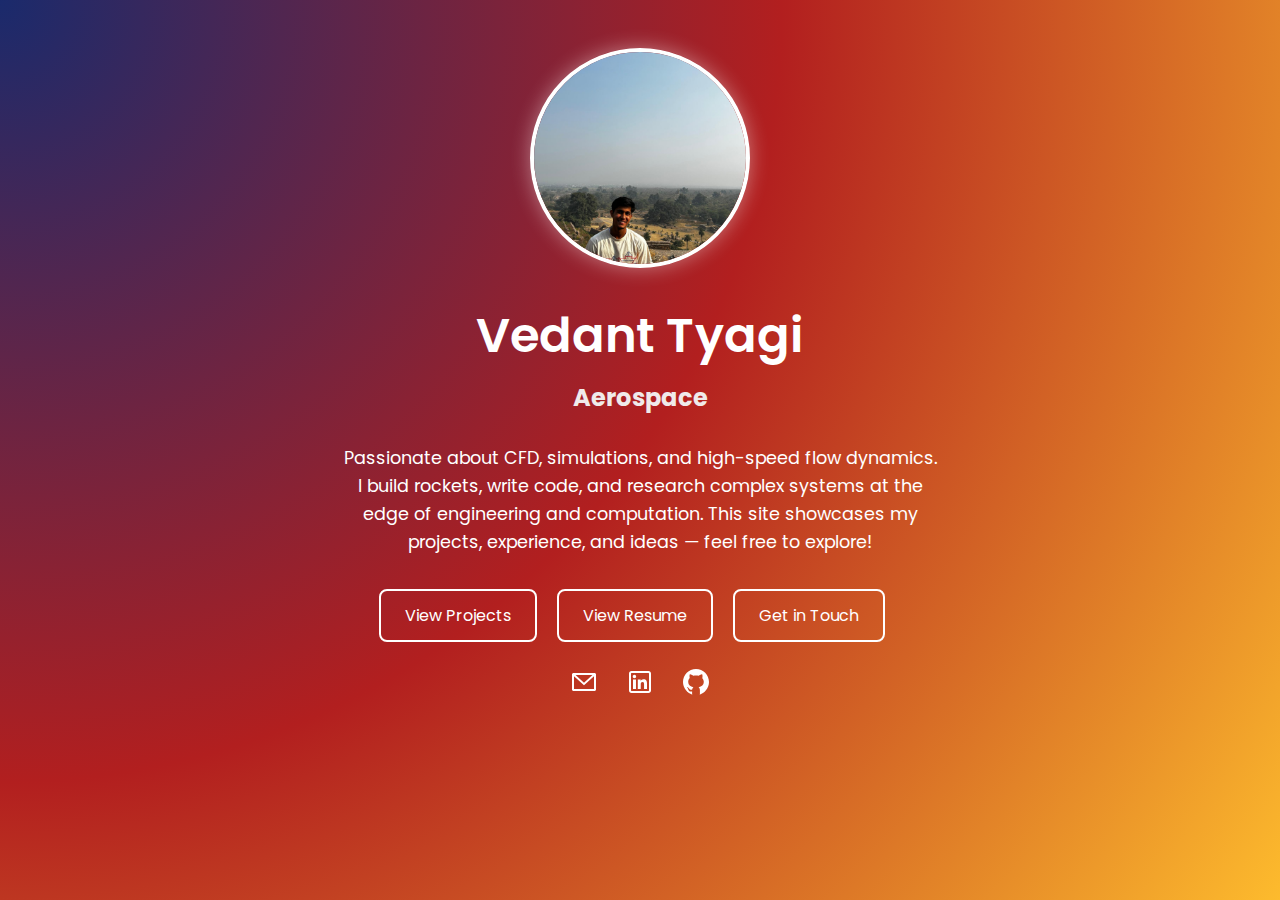
<file: index.html>
<!DOCTYPE html>
<html lang="en">
<head>
  <meta charset="UTF-8" />
  <meta name="viewport" content="width=device-width, initial-scale=1.0"/>
  <title>Vedant Tyagi | Aerospace & CS</title>
  <link href="https://fonts.googleapis.com/css2?family=Poppins:wght@300;600&display=swap" rel="stylesheet">
  <link rel="stylesheet" href="style.css">

</head>

<body>
  <div class="hero">
    <img src="vedant.jpg" alt="Vedant Tyagi" class="profile-img" />
    <div class="intro">
      <h1>Vedant Tyagi</h1>
    <h2 id="subtitle"></h2>

      <p>
        Passionate about CFD, simulations, and high-speed flow dynamics.  
        I build rockets, write code, and research complex systems at the edge of engineering and computation.
        This site showcases my projects, experience, and ideas — feel free to explore!
      </p>
      <div class="buttons">
        <a href="projects.html">View Projects</a>
        <a href="resume.html">View Resume</a>
        <a href="#contact">Get in Touch</a>
      </div>
        <div class="contact-icons">
          <a href="mailto:z5476510@ad.unsw.edu.au" target="_blank" aria-label="Email">
          <img src="email-1-svgrepo-com.svg" alt="Email Icon">
  </a>
  <a href="https://www.linkedin.com/in/vedant-tyagii" target="_blank" aria-label="LinkedIn">
    <img src="icons8-linkedin.svg" alt="LinkedIn Icon">
  </a>
  <a href="https://github.com/yourusername" target="_blank" aria-label="GitHub">
    <img src="icons8-github.svg" alt="GitHub Icon">
  </a>
</div>

    </div>
  </div>
  <script src="script.js"></script>

</body>
</html>
</file>
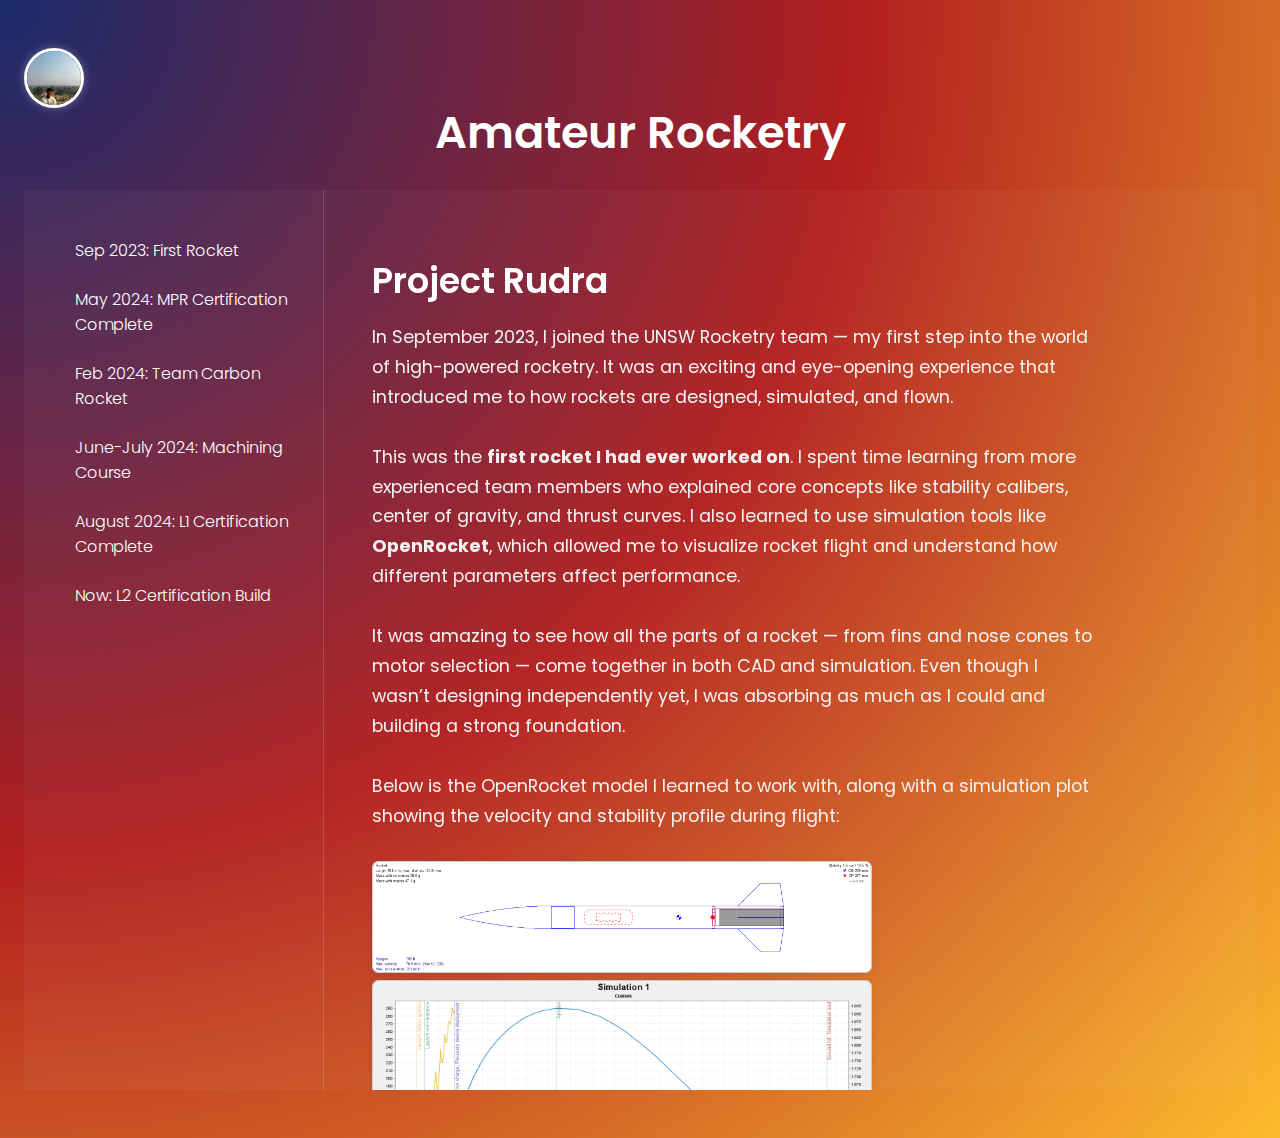
<file: amateur-rocketry.html>
<!DOCTYPE html>
<html lang="en">
<head>
  <meta charset="UTF-8" />
  <meta name="viewport" content="width=device-width, initial-scale=1.0"/>
  <title>Amateur Rocketry | Vedant Tyagi</title>
  <link href="https://fonts.googleapis.com/css2?family=Poppins:wght@300;600&display=swap" rel="stylesheet">
  <link rel="stylesheet" href="style.css">
</head>
<body>

  <!-- Top-Left Logo -->
  <a href="index.html" class="logo-absolute">
    <img src="vedant.jpg" alt="Home Logo" class="profile-logo-small">
  </a>

  <div class="rocketry-header">
    <h1>Amateur Rocketry</h1>
  </div>


  <!-- Full-page Rocketry Layout -->
  <main class="rocketry-fullpage">
    
    <!-- Timeline (Left Side) -->
    <div class="fullpage-timeline">
      <div class="timeline-entry" onclick="showContent('joined')">Sep 2023: First Rocket</div>
      <div class="timeline-entry" onclick="showContent('mpr')">May 2024: MPR Certification Complete</div>
      <div class="timeline-entry" onclick="showContent('carbon')">Feb 2024: Team Carbon Rocket</div>
      <div class="timeline-entry" onclick="showContent('machining')">June-July 2024: Machining Course</div>
      <div class="timeline-entry" onclick="showContent('l1')">August 2024: L1 Certification Complete</div>
      <div class="timeline-entry" onclick="showContent('l2')">Now: L2 Certification Build</div>
    </div>

    <!-- Content (Right Side) -->
    <div class="timeline-content" id="timeline-display">
      <h1>Amateur Rocketry</h1>
      <h2 style="font-weight: 300;">Timeline & Milestones</h2>
      <p>Select a milestone from the timeline to view its details.</p>
    </div>
  </main>

  <!-- External Script -->
  <script src="script.js"></script>
</body>
</html>
</file>
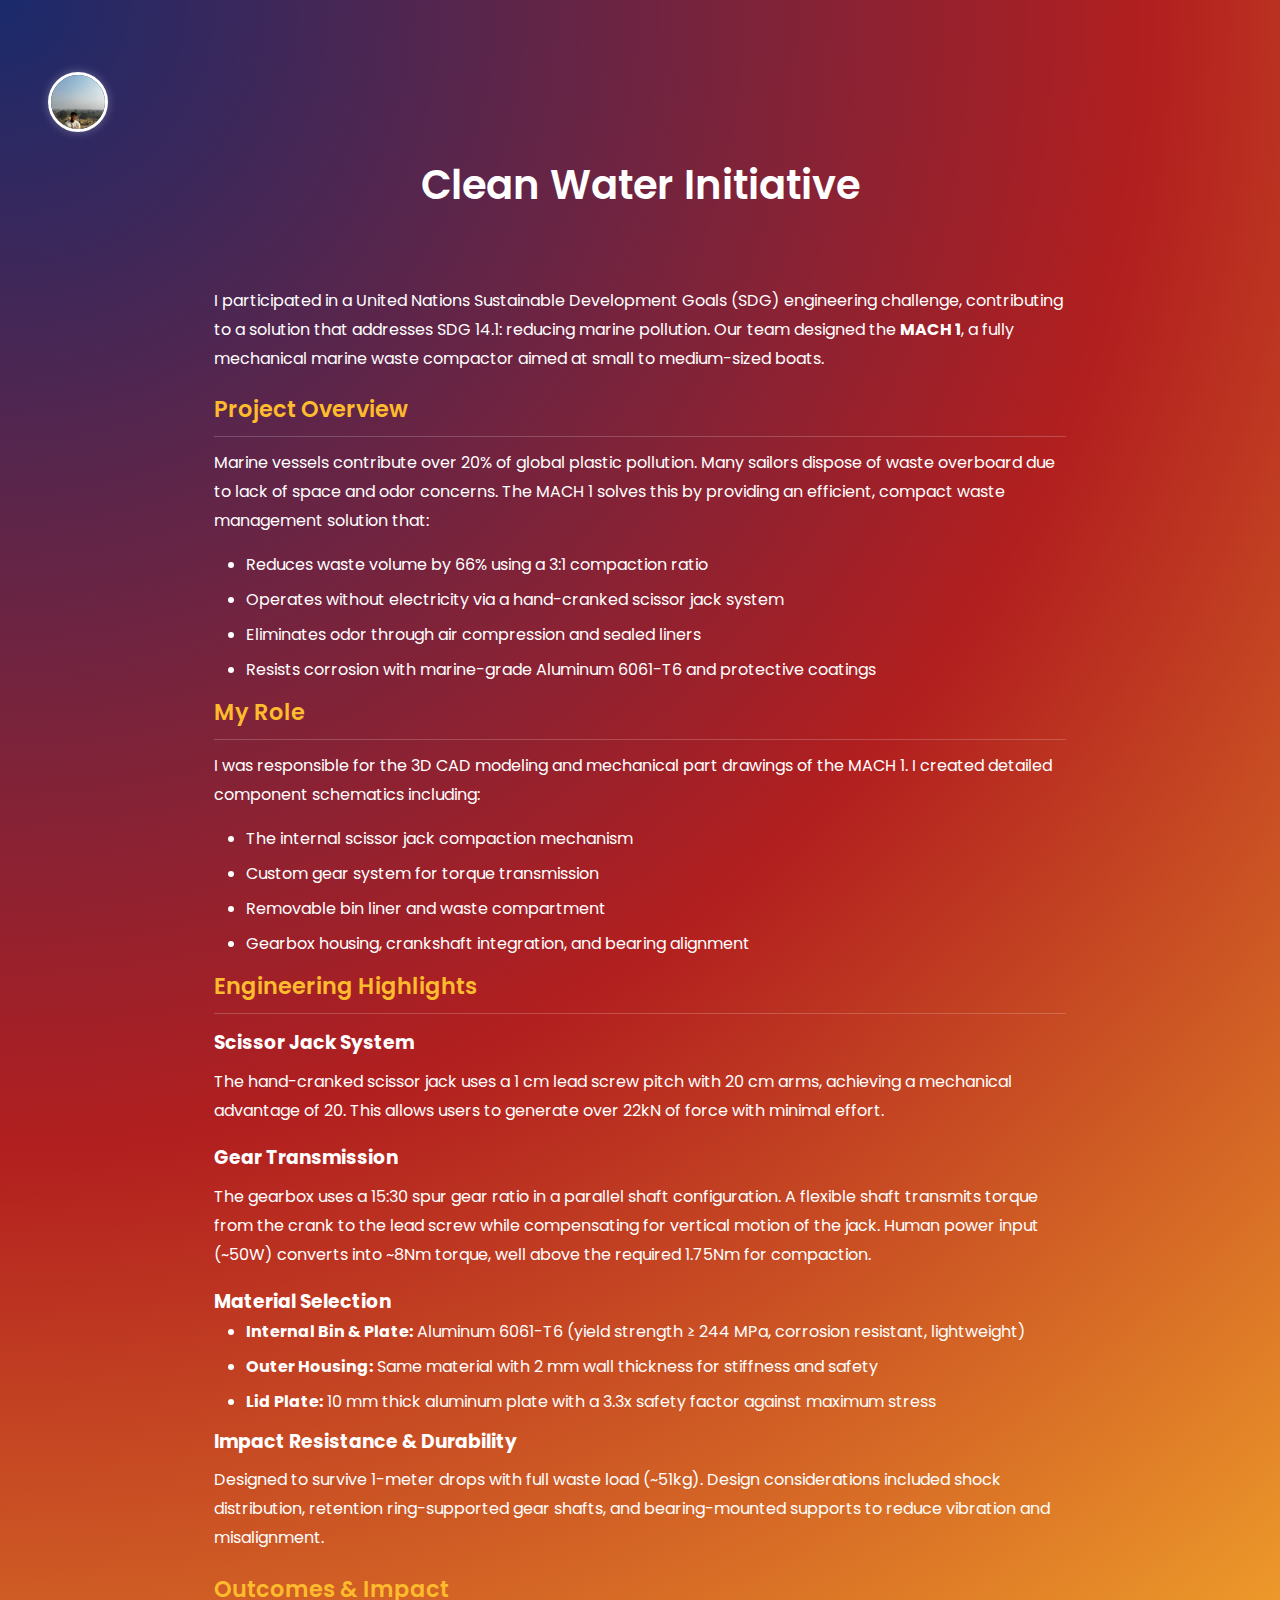
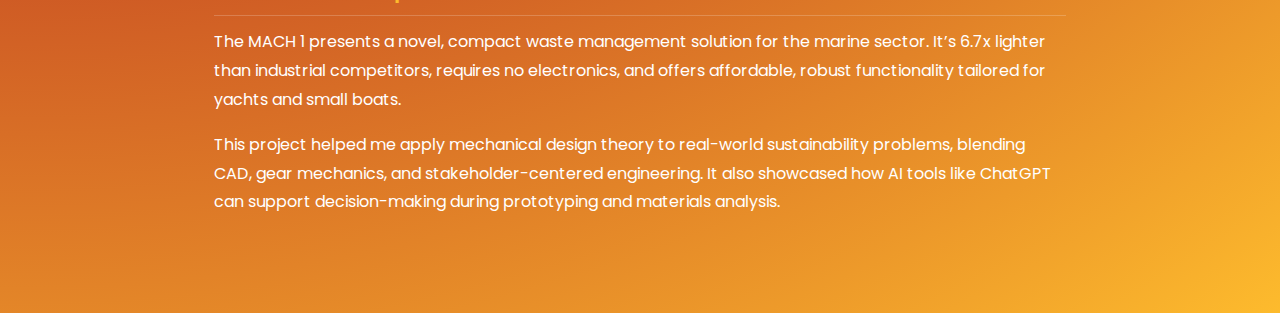
<file: clean-water.html>
<!DOCTYPE html>
<html lang="en">
<head>
  <meta charset="UTF-8" />
  <meta name="viewport" content="width=device-width, initial-scale=1.0"/>
  <title>Clean Water Initiative | Vedant Tyagi</title>
  <link href="https://fonts.googleapis.com/css2?family=Poppins:wght@300;600&display=swap" rel="stylesheet">
  <link rel="stylesheet" href="style.css">
</head>
<body>

  <!-- Logo (top-left) -->
  <div class="logo-top">
    <a href="index.html">
      <img src="vedant.jpg" alt="Home Logo" class="profile-logo-small">
    </a>
  </div>

  <!-- Title -->
  <div class="clean-water-header">
    <h1>Clean Water Initiative</h1>
  </div>

  <!-- Content -->
  <div class="main-content">
    <p>
      I participated in a United Nations Sustainable Development Goals (SDG) engineering challenge, contributing to a solution that addresses SDG 14.1: reducing marine pollution. 
      Our team designed the <strong>MACH 1</strong>, a fully mechanical marine waste compactor aimed at small to medium-sized boats.
    </p>

    <h2>Project Overview</h2>
    <p>
      Marine vessels contribute over 20% of global plastic pollution. Many sailors dispose of waste overboard due to lack of space and odor concerns. 
      The MACH 1 solves this by providing an efficient, compact waste management solution that:
    </p>
    <ul>
      <li>Reduces waste volume by 66% using a 3:1 compaction ratio</li>
      <li>Operates without electricity via a hand-cranked scissor jack system</li>
      <li>Eliminates odor through air compression and sealed liners</li>
      <li>Resists corrosion with marine-grade Aluminum 6061-T6 and protective coatings</li>
    </ul>

    <h2>My Role</h2>
    <p>
      I was responsible for the 3D CAD modeling and mechanical part drawings of the MACH 1. I created detailed component schematics including:
    </p>
    <ul>
      <li>The internal scissor jack compaction mechanism</li>
      <li>Custom gear system for torque transmission</li>
      <li>Removable bin liner and waste compartment</li>
      <li>Gearbox housing, crankshaft integration, and bearing alignment</li>
    </ul>

    <h2>Engineering Highlights</h2>
    <h3>Scissor Jack System</h3>
    <p>
      The hand-cranked scissor jack uses a 1 cm lead screw pitch with 20 cm arms, achieving a mechanical advantage of 20. This allows users to generate over 22kN of force with minimal effort. 
    </p>

    <h3>Gear Transmission</h3>
    <p>
      The gearbox uses a 15:30 spur gear ratio in a parallel shaft configuration. A flexible shaft transmits torque from the crank to the lead screw while compensating for vertical motion of the jack. 
      Human power input (~50W) converts into ~8Nm torque, well above the required 1.75Nm for compaction.
    </p>

    <h3>Material Selection</h3>
    <ul>
      <li><strong>Internal Bin & Plate:</strong> Aluminum 6061-T6 (yield strength ≥ 244 MPa, corrosion resistant, lightweight)</li>
      <li><strong>Outer Housing:</strong> Same material with 2 mm wall thickness for stiffness and safety</li>
      <li><strong>Lid Plate:</strong> 10 mm thick aluminum plate with a 3.3x safety factor against maximum stress</li>
    </ul>

    <h3>Impact Resistance & Durability</h3>
    <p>
      Designed to survive 1-meter drops with full waste load (~51kg). Design considerations included shock distribution, retention ring-supported gear shafts, and bearing-mounted supports to reduce vibration and misalignment.
    </p>

    <h2>Outcomes & Impact</h2>
    <p>
      The MACH 1 presents a novel, compact waste management solution for the marine sector. It’s 6.7x lighter than industrial competitors, requires no electronics, and offers affordable, robust functionality tailored for yachts and small boats.
    </p>

    <p>
      This project helped me apply mechanical design theory to real-world sustainability problems, blending CAD, gear mechanics, and stakeholder-centered engineering. It also showcased how AI tools like ChatGPT can support decision-making during prototyping and materials analysis.
    </p>
  </div>

</body>
</html>
</file>
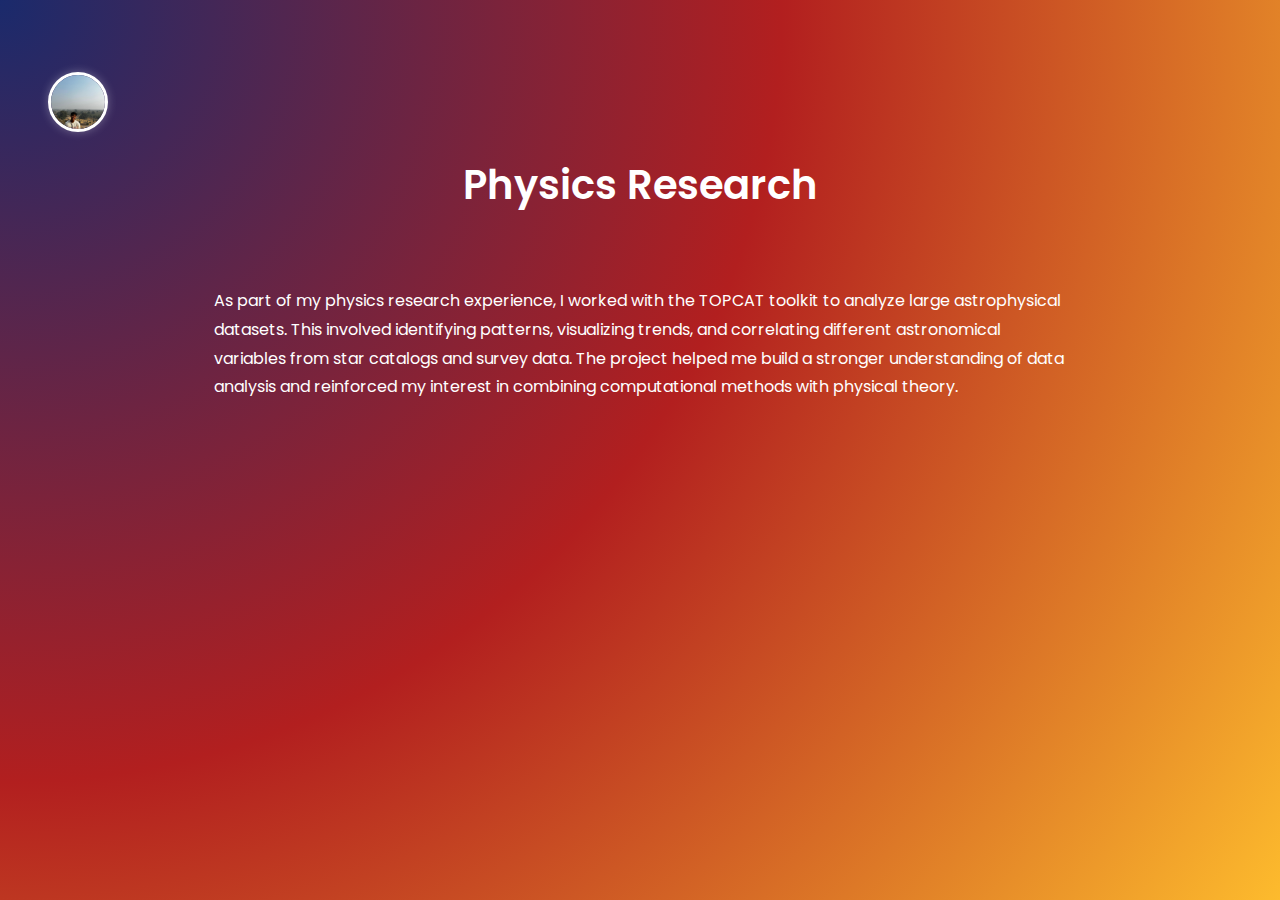
<file: physics-research.html>
<!DOCTYPE html>
<html lang="en">
<head>
  <meta charset="UTF-8" />
  <meta name="viewport" content="width=device-width, initial-scale=1.0"/>
  <title>Physics Research | Vedant Tyagi</title>
  <link href="https://fonts.googleapis.com/css2?family=Poppins:wght@300;600&display=swap" rel="stylesheet">
  <link rel="stylesheet" href="style.css">
</head>
<body>

  <!-- Logo (top-left, inline with global style) -->
  <div class="logo-top">
    <a href="index.html">
      <img src="vedant.jpg" alt="Home Logo" class="profile-logo-small">
    </a>
  </div>

  <!-- Title -->
  <div class="physics-header">
    <h1>Physics Research</h1>
  </div>

  <!-- Content -->
  <div class="main-content">
    <p>
      As part of my physics research experience, I worked with the TOPCAT toolkit to analyze large astrophysical datasets. 
      This involved identifying patterns, visualizing trends, and correlating different astronomical variables from star catalogs and survey data. 
      The project helped me build a stronger understanding of data analysis and reinforced my interest in combining computational methods with physical theory.
    </p>
  </div>

</body>
</html>
</file>
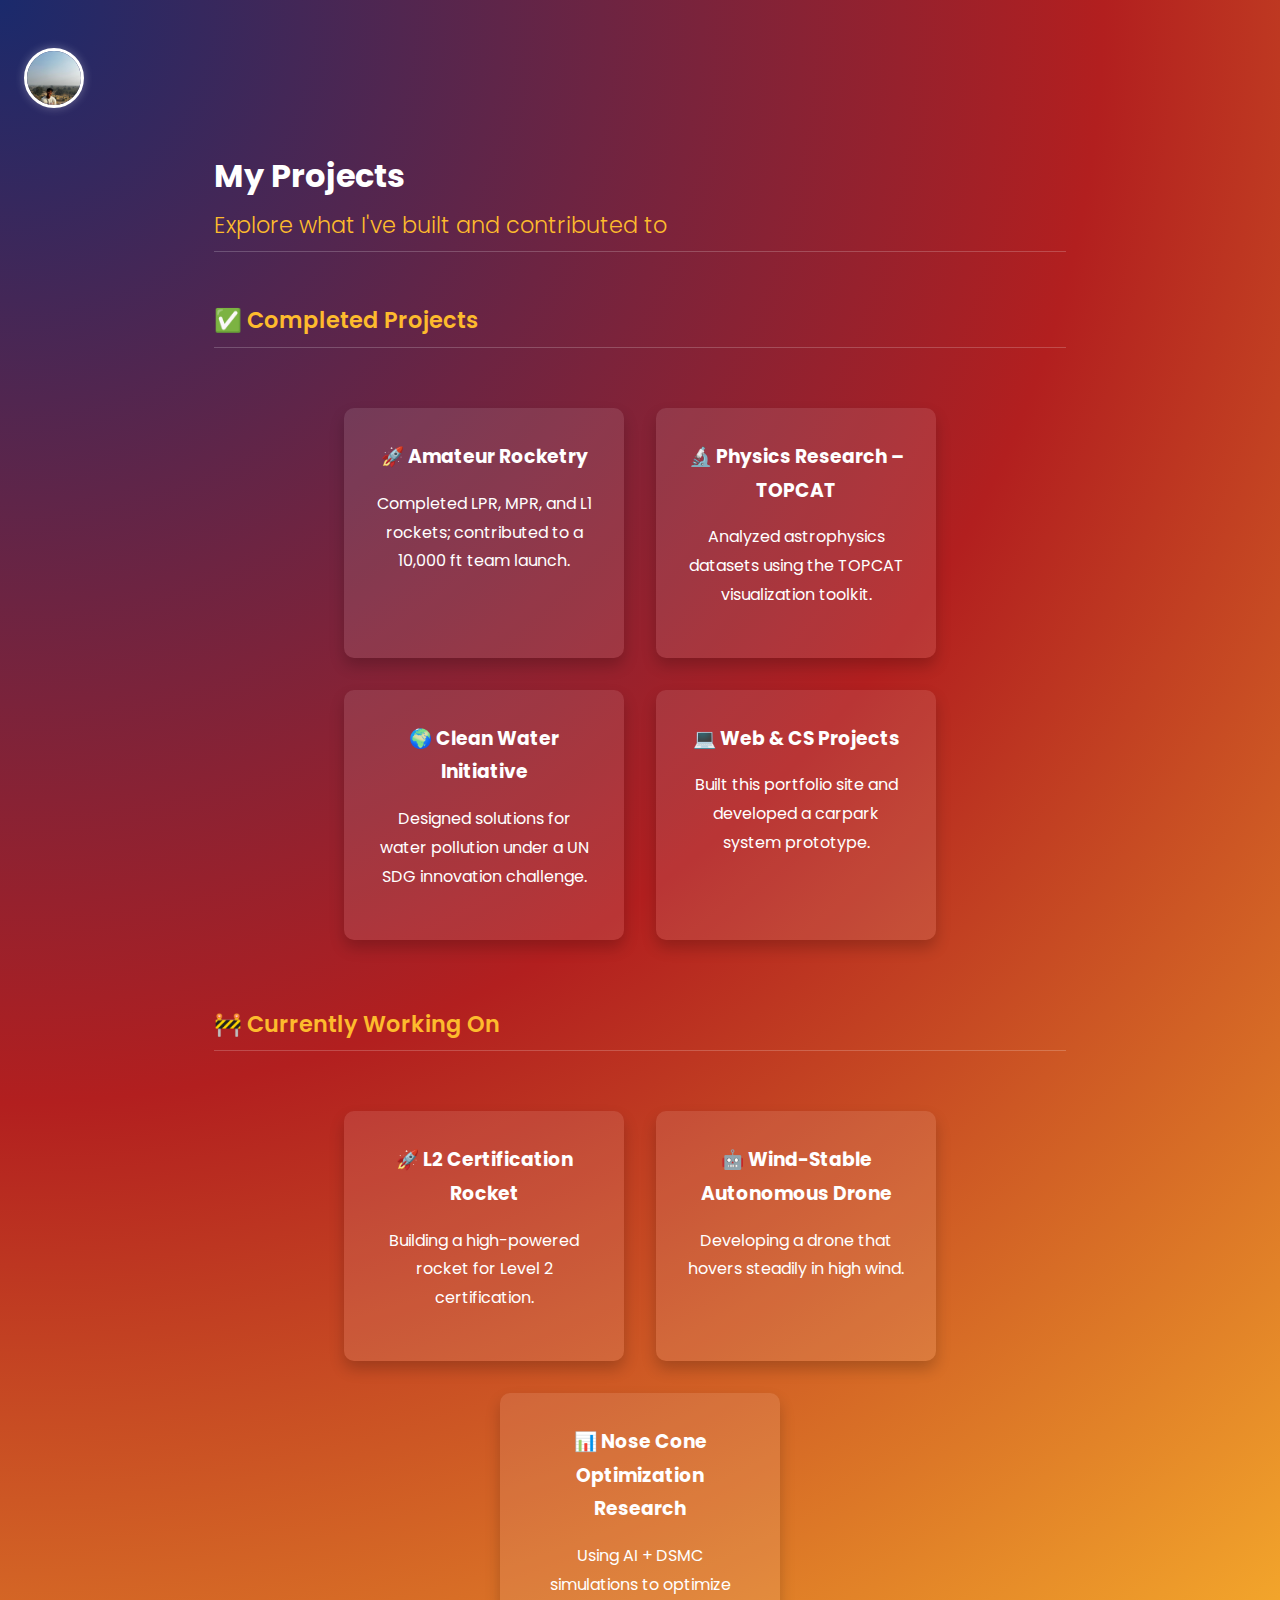
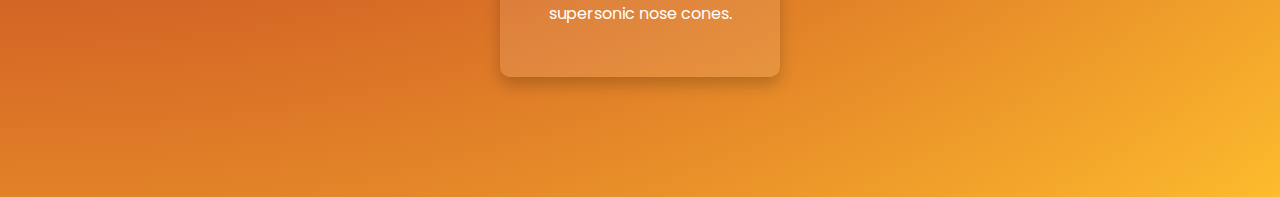
<file: projects.html>
<!DOCTYPE html>
<html lang="en">
<head>
  <meta charset="UTF-8" />
  <meta name="viewport" content="width=device-width, initial-scale=1.0"/>
  <title>Projects | Vedant Tyagi</title>
  <link href="https://fonts.googleapis.com/css2?family=Poppins:wght@300;600&display=swap" rel="stylesheet">
  <link rel="stylesheet" href="style.css">
</head>
<body>

  <!-- Fixed top-left logo -->
  <a href="index.html" class="logo-absolute">
    <img src="vedant.jpg" alt="Home Logo" class="profile-logo-small">
  </a>

  <div class="main-content">

    <!-- Page Title (Centered) -->
    <header>
      <h1>My Projects</h1>
      <h2 style="font-weight: 300;">Explore what I've built and contributed to</h2>
    </header>

    <!-- Completed Projects -->
    <section style="margin-top: 3rem;">
      <h2>✅ Completed Projects</h2>
      <div class="projects-container">

        <a href="amateur-rocketry.html" class="project-card">

          <h3>🚀 Amateur Rocketry</h3>
          <p>Completed LPR, MPR, and L1 rockets; contributed to a 10,000 ft team launch.</p>
        </a>

        <a href="physics-research.html" class="project-card">
          <h3>🔬 Physics Research – TOPCAT</h3>
          <p>Analyzed astrophysics datasets using the TOPCAT visualization toolkit.</p>
        </a>

        <a href="clean-water.html" class="project-card">
          <h3>🌍 Clean Water Initiative</h3>
          <p>Designed solutions for water pollution under a UN SDG innovation challenge.</p>
        </a>

        <div class="project-card">
          <h3>💻 Web & CS Projects</h3>
          <p>Built this portfolio site and developed a carpark system prototype.</p>
        </div>

      </div>
    </section>

    <!-- Ongoing Projects -->
    <section style="margin-top: 4rem;">
      <h2>🚧 Currently Working On</h2>
      <div class="projects-container">

        <div class="project-card">
          <h3>🚀 L2 Certification Rocket</h3>
          <p>Building a high-powered rocket for Level 2 certification.</p>
        </div>

        <div class="project-card">
          <h3>🤖 Wind-Stable Autonomous Drone</h3>
          <p>Developing a drone that hovers steadily in high wind.</p>
        </div>

        <div class="project-card">
          <h3>📊 Nose Cone Optimization Research</h3>
          <p>Using AI + DSMC simulations to optimize supersonic nose cones.</p>
        </div>

      </div>
    </section>

  </div>

</body>
</html>
</file>
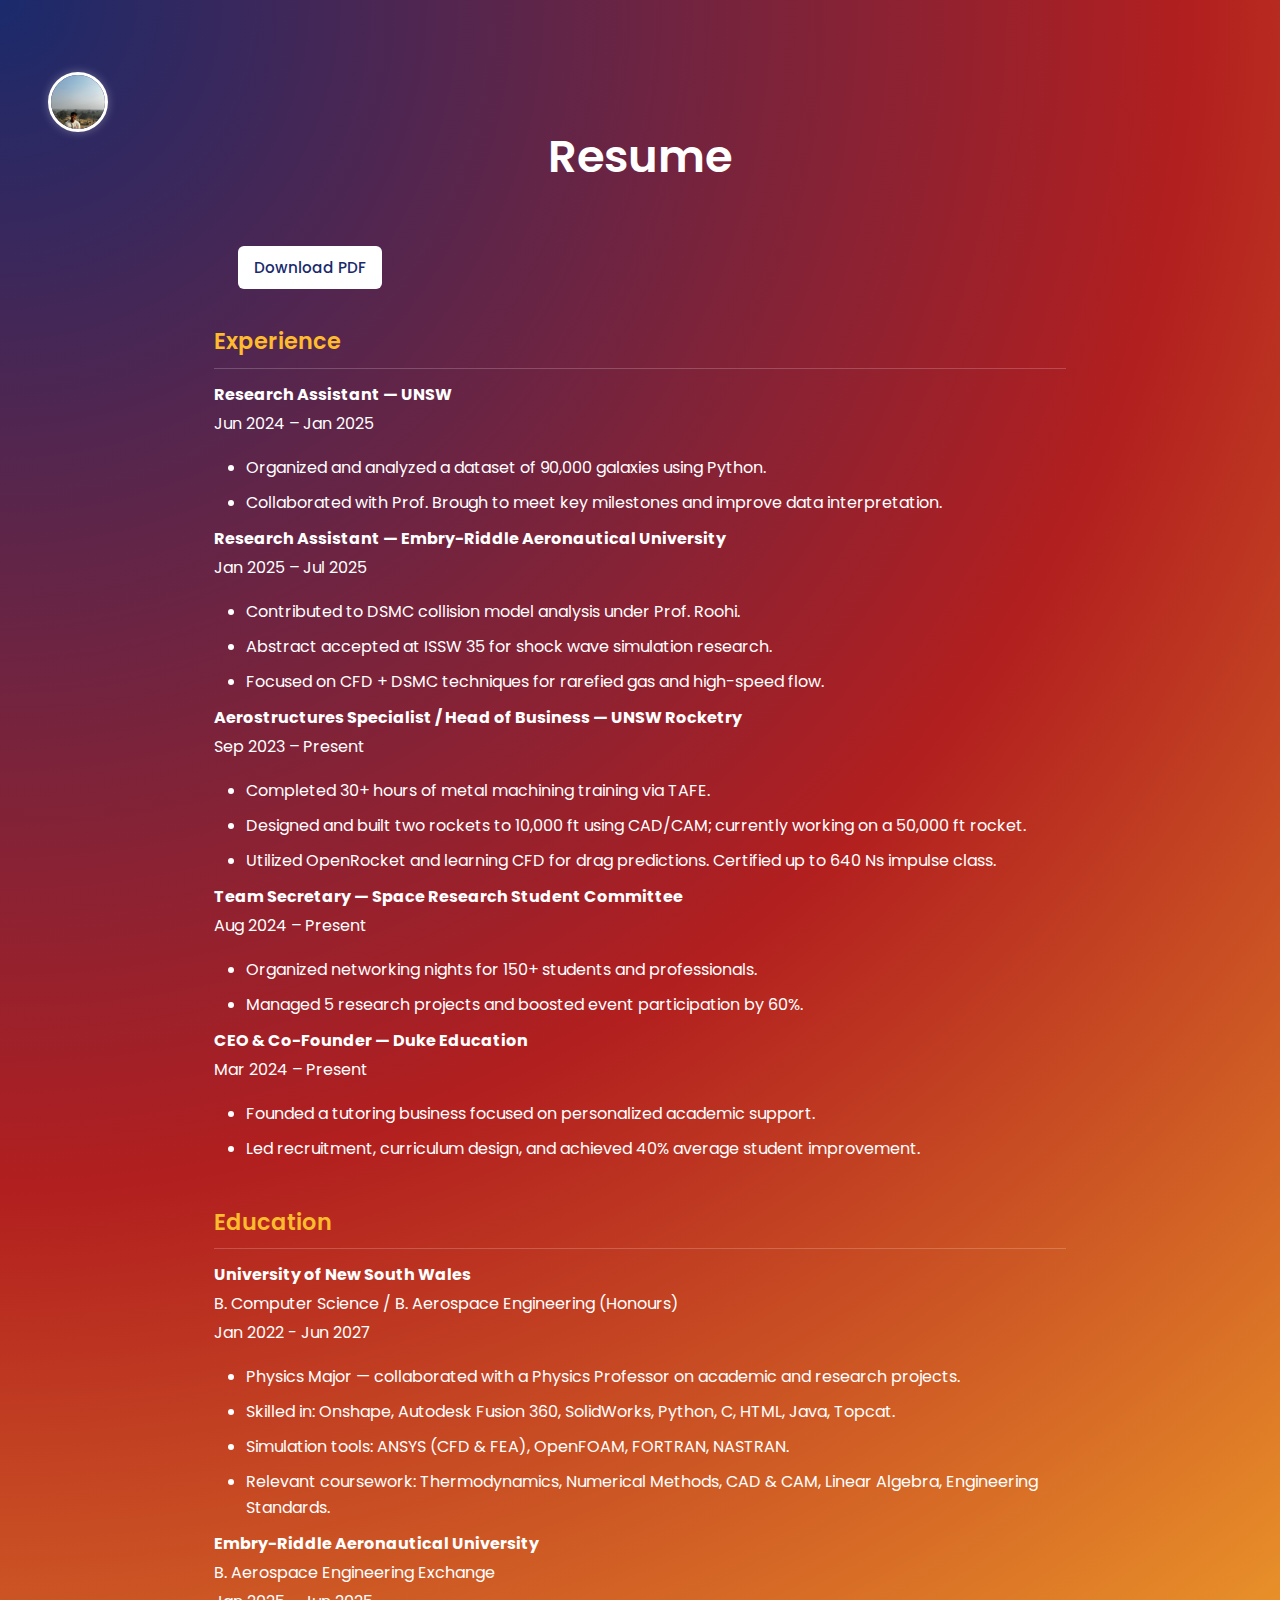
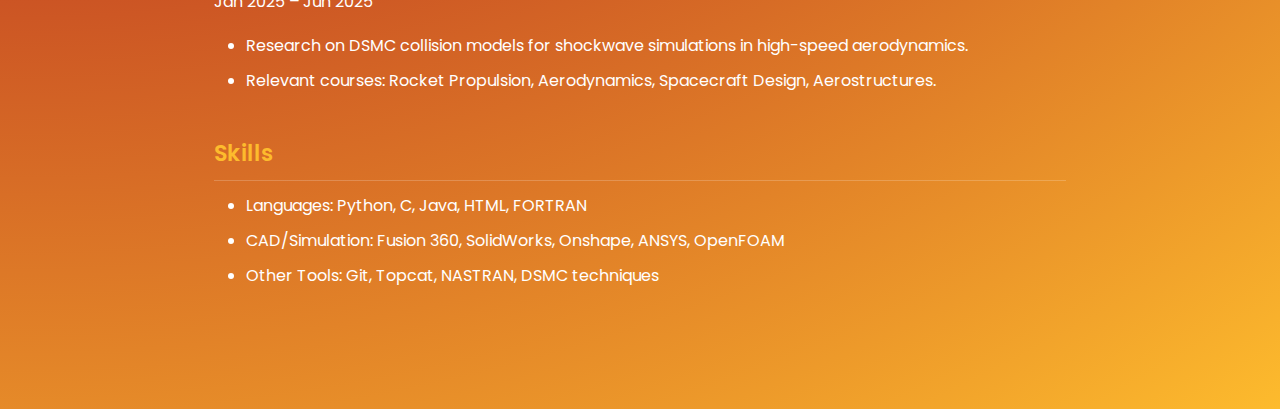
<file: resume.html>
<!DOCTYPE html>
<html lang="en">
<head>
  <meta charset="UTF-8" />
  <meta name="viewport" content="width=device-width, initial-scale=1.0"/>
  <title>Resume | Vedant Tyagi</title>
  <link href="https://fonts.googleapis.com/css2?family=Poppins:wght@300;600&display=swap" rel="stylesheet">
  <link rel="stylesheet" href="style.css">
</head>
<body>

  <!-- Top-left Logo -->
  <div class="logo-top">
    <a href="index.html">
      <img src="vedant.jpg" alt="Home Logo" class="profile-logo-small">
    </a>
  </div>

  <!-- Resume Title -->
  <div class="rocketry-header">
    <h1>Resume</h1>
  </div>
  <!-- Resume Sections -->
  <div class="main-content">
  <section class="fade-in">
    <a href="Vedant_Tyagi_Resume.pdf" download class="download-resume">Download PDF</a>
      <h2>Experience</h2>

      <p><strong>Research Assistant — UNSW</strong><br>
      Jun 2024 – Jan 2025</p>
      <ul>
        <li>Organized and analyzed a dataset of 90,000 galaxies using Python.</li>
        <li>Collaborated with Prof. Brough to meet key milestones and improve data interpretation.</li>
      </ul>

      <p><strong>Research Assistant — Embry-Riddle Aeronautical University</strong><br>
      Jan 2025 – Jul 2025</p>
      <ul>
        <li>Contributed to DSMC collision model analysis under Prof. Roohi.</li>
        <li>Abstract accepted at ISSW 35 for shock wave simulation research.</li>
        <li>Focused on CFD + DSMC techniques for rarefied gas and high-speed flow.</li>
      </ul>

      <p><strong>Aerostructures Specialist / Head of Business — UNSW Rocketry</strong><br>
      Sep 2023 – Present</p>
      <ul>
        <li>Completed 30+ hours of metal machining training via TAFE.</li>
        <li>Designed and built two rockets to 10,000 ft using CAD/CAM; currently working on a 50,000 ft rocket.</li>
        <li>Utilized OpenRocket and learning CFD for drag predictions. Certified up to 640 Ns impulse class.</li>
      </ul>

      <p><strong>Team Secretary — Space Research Student Committee</strong><br>
      Aug 2024 – Present</p>
      <ul>
        <li>Organized networking nights for 150+ students and professionals.</li>
        <li>Managed 5 research projects and boosted event participation by 60%.</li>
      </ul>

      <p><strong>CEO & Co-Founder — Duke Education</strong><br>
      Mar 2024 – Present</p>
      <ul>
        <li>Founded a tutoring business focused on personalized academic support.</li>
        <li>Led recruitment, curriculum design, and achieved 40% average student improvement.</li>
      </ul>
    </section>

    <!-- Education -->
    <section class="fade-in">
      <h2> Education</h2>
      <p><strong>University of New South Wales</strong><br>
      B. Computer Science / B. Aerospace Engineering (Honours)<br>
      Jan 2022 - Jun 2027</p>
      <ul>
        <li>Physics Major — collaborated with a Physics Professor on academic and research projects.</li>
        <li>Skilled in: Onshape, Autodesk Fusion 360, SolidWorks, Python, C, HTML, Java, Topcat.</li>
        <li>Simulation tools: ANSYS (CFD & FEA), OpenFOAM, FORTRAN, NASTRAN.</li>
        <li>Relevant coursework: Thermodynamics, Numerical Methods, CAD & CAM, Linear Algebra, Engineering Standards.</li>
      </ul>

      <p><strong>Embry-Riddle Aeronautical University</strong><br>
      B. Aerospace Engineering Exchange<br>
      Jan 2025 – Jun 2025</p>
      <ul>
        <li>Research on DSMC collision models for shockwave simulations in high-speed aerodynamics.</li>
        <li>Relevant courses: Rocket Propulsion, Aerodynamics, Spacecraft Design, Aerostructures.</li>
      </ul>
    </section>

    <!-- Skills -->
    <section class="fade-in">
      <h2> Skills</h2>
      <ul>
        <li>Languages: Python, C, Java, HTML, FORTRAN</li>
        <li>CAD/Simulation: Fusion 360, SolidWorks, Onshape, ANSYS, OpenFOAM</li>
        <li>Other Tools: Git, Topcat, NASTRAN, DSMC techniques</li>
      </ul>
    </section>

  </div>

  <script src="script.js"></script>
</body>
</html>
</file>
<file: style.css>
* {
  margin: 0;
  padding: 0;
  box-sizing: border-box;
}

body {
  font-family: 'Poppins', sans-serif;
  background: radial-gradient(circle at top left, #1a2a6c, #b21f1f, #fdbb2d);
  color: white;
  min-height: 100vh;
  padding: 3rem 1.5rem;
}

.main-content {
  max-width: 1000px;
  margin: 0 auto;
  text-align: center;
}

.hero {
  display: flex;
  flex-direction: column;
  align-items: center;
  justify-content: center;
  gap: 2rem;
  max-width: 1100px;
  width: 100%;
  text-align: center;
  margin: 0 auto; /* ✅ Ensures block-level centering */
}


.profile-img {
  width: 220px;
  height: 220px;
  border-radius: 50%;
  object-fit: cover;
  border: 4px solid white;
  box-shadow: 0 0 20px rgba(255,255,255,0.4);
  transition: transform 0.4s ease;
}

.profile-img:hover {
  transform: scale(1.05);
}

.intro {
  text-align: center;
}

.intro h1 {
  font-size: 3rem;
  font-weight: 600;
  margin-bottom: 0.5rem;
}

.intro h2 {
  font-size: 1.5rem;
  color: #f0eaea;
  margin-bottom: 1.5rem;
  min-height: 2.5rem;
}

.intro p {
  font-size: 1.1rem;
  line-height: 1.6;
  margin-bottom: 2rem;
  max-width: 600px;
}

.buttons a {
  display: inline-block;
  padding: 0.75rem 1.5rem;
  border: 2px solid white;
  border-radius: 8px;
  color: white;
  text-decoration: none;
  margin-right: 1rem;
  transition: background 0.3s, color 0.3s;
}

.buttons a:hover {
  background: white;
  color: #1a2a6c;
}

.projects-container {
  display: flex;
  flex-wrap: wrap;
  justify-content: center;
  gap: 2rem;
  max-width: 1000px;
  margin: 0 auto;
  padding-top: 3rem;
}

.project-card {
  background: rgba(255,255,255,0.1);
  padding: 2rem;
  border-radius: 10px;
  width: 280px;
  box-shadow: 0 8px 15px rgba(0,0,0,0.2);
  text-align: center;
  text-decoration: none;
  color: white;
  transition: transform 0.3s ease, background 0.3s ease;
}

.project-card:hover {
  transform: translateY(-5px);
  background: rgba(255,255,255,0.2);
}

.project-card h3 {
  margin-bottom: 1rem;
}

/* Timeline */
.timeline {
  position: relative;
  max-width: 800px;
  margin: 3rem auto;
  padding-bottom: 3rem;
}

.timeline::after {
  content: '';
  position: absolute;
  width: 4px;
  background-color: white;
  top: 0;
  bottom: 0;
  left: 50%;
  margin-left: -2px;
}

.entry {
  padding: 1rem;
  position: relative;
  width: 50%;
  box-sizing: border-box;
}

.entry.left {
  left: 0;
}

.entry.right {
  left: 50%;
}

.entry .content {
  background: rgba(255, 255, 255, 0.1);
  padding: 1rem;
  border-radius: 8px;
  box-shadow: 0 4px 8px rgba(0,0,0,0.2);
  backdrop-filter: blur(6px);
}

.entry.left .content {
  margin-right: 1rem;
  text-align: right;
}

.entry.right .content {
  margin-left: 1rem;
}

/* Timeline dots */
.entry::before {
  content: '';
  position: absolute;
  top: 20px;
  width: 14px;
  height: 14px;
  background: white;
  border: 3px solid #1a2a6c;
  border-radius: 50%;
  z-index: 10;
  transition: transform 0.4s ease;
}

.entry.left::before {
  right: -7px;
}

.entry.right::before {
  left: -7px;
}

/* Slide-in animation */
.entry.fade-in {
  opacity: 0;
  transform: translateX(50px);
  transition: opacity 0.6s ease, transform 0.6s ease;
}

.entry.left.fade-in {
  transform: translateX(-50px);
}

.entry.visible {
  opacity: 1;
  transform: translateX(0);
}

/* Timeline line glow */
.timeline::after {
  background: linear-gradient(to bottom, white, #fdbb2d);
  box-shadow: 0 0 10px rgba(255,255,255,0.3);
}

.contact-icons {
  margin-top: 1.5rem;
  display: flex;
  justify-content: center;
  gap: 1.5rem;
}

.contact-icons a img {
  width: 32px;
  height: 32px;
  filter: brightness(0) invert(1);
  transition: transform 0.3s ease, filter 0.3s ease;
}

.contact-icons a:hover img {
  transform: scale(1.2);
  filter: brightness(0.8) invert(1);
}


.profile-logo {
  width: 120px;
  height: 120px;
  border-radius: 50%;
  object-fit: cover;
  border: 4px solid white;
  box-shadow: 0 0 20px rgba(255, 255, 255, 0.4);
  transition: transform 0.3s ease;
}

.profile-logo:hover {
  transform: scale(1.05);
}
.header-row {
  display: flex;
  align-items: center;
  gap: 1.5rem;
  margin-bottom: 2rem;
}

.profile-logo-small {
  width: 60px;
  height: 60px;
  border-radius: 50%;
  object-fit: cover;
  border: 3px solid white;
  box-shadow: 0 0 10px rgba(255, 255, 255, 0.3);
  transition: transform 0.3s ease;
}

.profile-logo-small:hover {
  transform: scale(1.05);
}

.page-heading h1 {
  font-size: 2.5rem;
  margin-bottom: 0.25rem;
}

.page-heading h2 {
  font-size: 1.2rem;
  font-weight: 300;
  color: #f0eaea;
}
.logo-top {
  padding: 1.5rem 1.5rem 0 1.5rem;
}

.profile-logo-small {
  width: 60px;
  height: 60px;
  border-radius: 50%;
  object-fit: cover;
  border: 3px solid white;
  box-shadow: 0 0 10px rgba(255, 255, 255, 0.3);
  transition: transform 0.3s ease;
}

.profile-logo-small:hover {
  transform: scale(1.05);
}


.profile-logo-small {
  width: 60px;
  height: 60px;
  border-radius: 50%;
  object-fit: cover;
  border: 3px solid white;
  box-shadow: 0 0 10px rgba(255, 255, 255, 0.3);
  transition: transform 0.3s ease;
}

.profile-logo-small:hover {
  transform: scale(1.05);
}

.main-content {
  max-width: 1000px;
  margin: 0 auto;
  text-align: center;
  padding-top: 2rem; /* So content doesn’t get hidden behind logo */
}
.rocketry-layout {
  display: flex;
  flex-direction: row;
  gap: 2rem;
  margin-top: 2rem;
}
.rocketry-layout {
  display: flex;
  flex-direction: row;
  gap: 2rem;
  margin-top: 2rem;
}
.rocketry-layout {
  display: flex;
  flex-direction: row;
  gap: 2rem;
  margin-top: 2rem;
}
/* Full-height split layout */
/* Full-screen side-by-side layout */
.rocketry-fullpage {
  display: flex;
  height: 100vh;
  overflow: hidden;
  font-size: 1rem;
}

/* Left: Timeline */
.fullpage-timeline {
  width: 300px;
  padding: 3rem 2rem;
  background: rgba(255, 255, 255, 0.04);
  border-right: 1px solid rgba(255, 255, 255, 0.15);
  overflow-y: auto;
  display: flex;
  flex-direction: column;
  gap: 1.5rem;
}

.timeline-entry {
  font-weight: 300;
  color: white;
  padding-left: 1rem;
  border-left: 3px solid transparent;
  cursor: pointer;
  transition: all 0.3s ease;
  position: relative;
}

.timeline-entry:hover,
.timeline-entry.active {
  border-left: 3px solid #fdbb2d;
  background: rgba(255, 255, 255, 0.08);
  padding-left: 1.5rem;
  font-weight: 400;
}

/* Right: Content area */
.timeline-content {
  flex: 1;
  padding: 4rem 3rem;
  overflow-y: auto;
  background: rgba(255, 255, 255, 0.03);
  backdrop-filter: blur(3px);
  color: white;
}

.timeline-content h1 {
  font-size: 2.2rem;
  margin-bottom: 1rem;
  font-weight: 600;
}

.timeline-content p {
  font-size: 1.1rem;
  line-height: 1.7;
  max-width: 720px;
  color: #f1f1f1;
}

.rocketry-header {
  text-align: center;
  margin-bottom: 1.5rem;
  margin-top: -1rem; /* adjust if spacing feels too wide */
}

.rocketry-header h1 {
  font-size: 2.8rem;
  font-weight: 600;
  color: white;
}
.physics-header {
  text-align: center;
  margin-top: 1rem;
  margin-bottom: 2rem;
}

.physics-header h1 {
  font-size: 2.5rem;
  font-weight: 600;
  color: white;
}
.clean-water-header {
  text-align: center;
  margin-top: 1rem;
  margin-bottom: 2rem;
}

.clean-water-header h1 {
  font-size: 2.5rem;
  font-weight: 600;
  color: white;
}
.main-content {
  max-width: 900px;
  margin: 0 auto;
  padding: 2rem 1.5rem;
  text-align: left;
  font-size: 1rem;
  line-height: 1.8;
}

.main-content section {
  margin-bottom: 2.5rem;
}

.main-content h2 {
  font-size: 1.4rem;
  font-weight: 600;
  margin-bottom: 0.75rem;
  color: #fdbb2d;
  border-bottom: 1px solid rgba(255, 255, 255, 0.2);
  padding-bottom: 0.4rem;
}

.main-content p {
  margin: 0.5rem 0 1rem;
  font-size: 1rem;
}

.main-content ul {
  margin-left: 1.2rem;
  padding-left: 0.8rem;
  list-style-type: disc;
}

.main-content ul li {
  margin-bottom: 0.6rem;
  line-height: 1.6;
}

/* Resume title centered at top */
.centered-header {
  text-align: center;
  margin: 1rem 0 1rem; 
}


.centered-header h1 {
  font-size: 2.5rem;
  font-weight: 700;
  color: white;
}

/* Download button on the left under the title */
.download-resume {
  font-size: 0.95rem;
  display: inline-block;
  margin: 0 0 2rem 1.5rem;
  padding: 0.5rem 1rem;
  background: white;
  color: #1a2a6c;
  font-weight: 500;
  border-radius: 6px;
  text-decoration: none;
  transition: background 0.3s ease, transform 0.2s ease;
}

.download-resume:hover {
  background: #fdbb2d;
  color: #1a2a6c;
  transform: scale(1.03);
}
.timeline-images-inline {
  display: flex;
  flex-wrap: wrap;
  gap: 1rem;
  align-items: center;
  justify-content: flex-start;
  margin-top: 1rem;
}

.timeline-img-small {
  max-width: 500px;
  height: auto;
  border: 1px solid #ccc;
  border-radius: 6px;
  box-shadow: 0 2px 6px rgba(0, 0, 0, 0.1);
}
</file>
